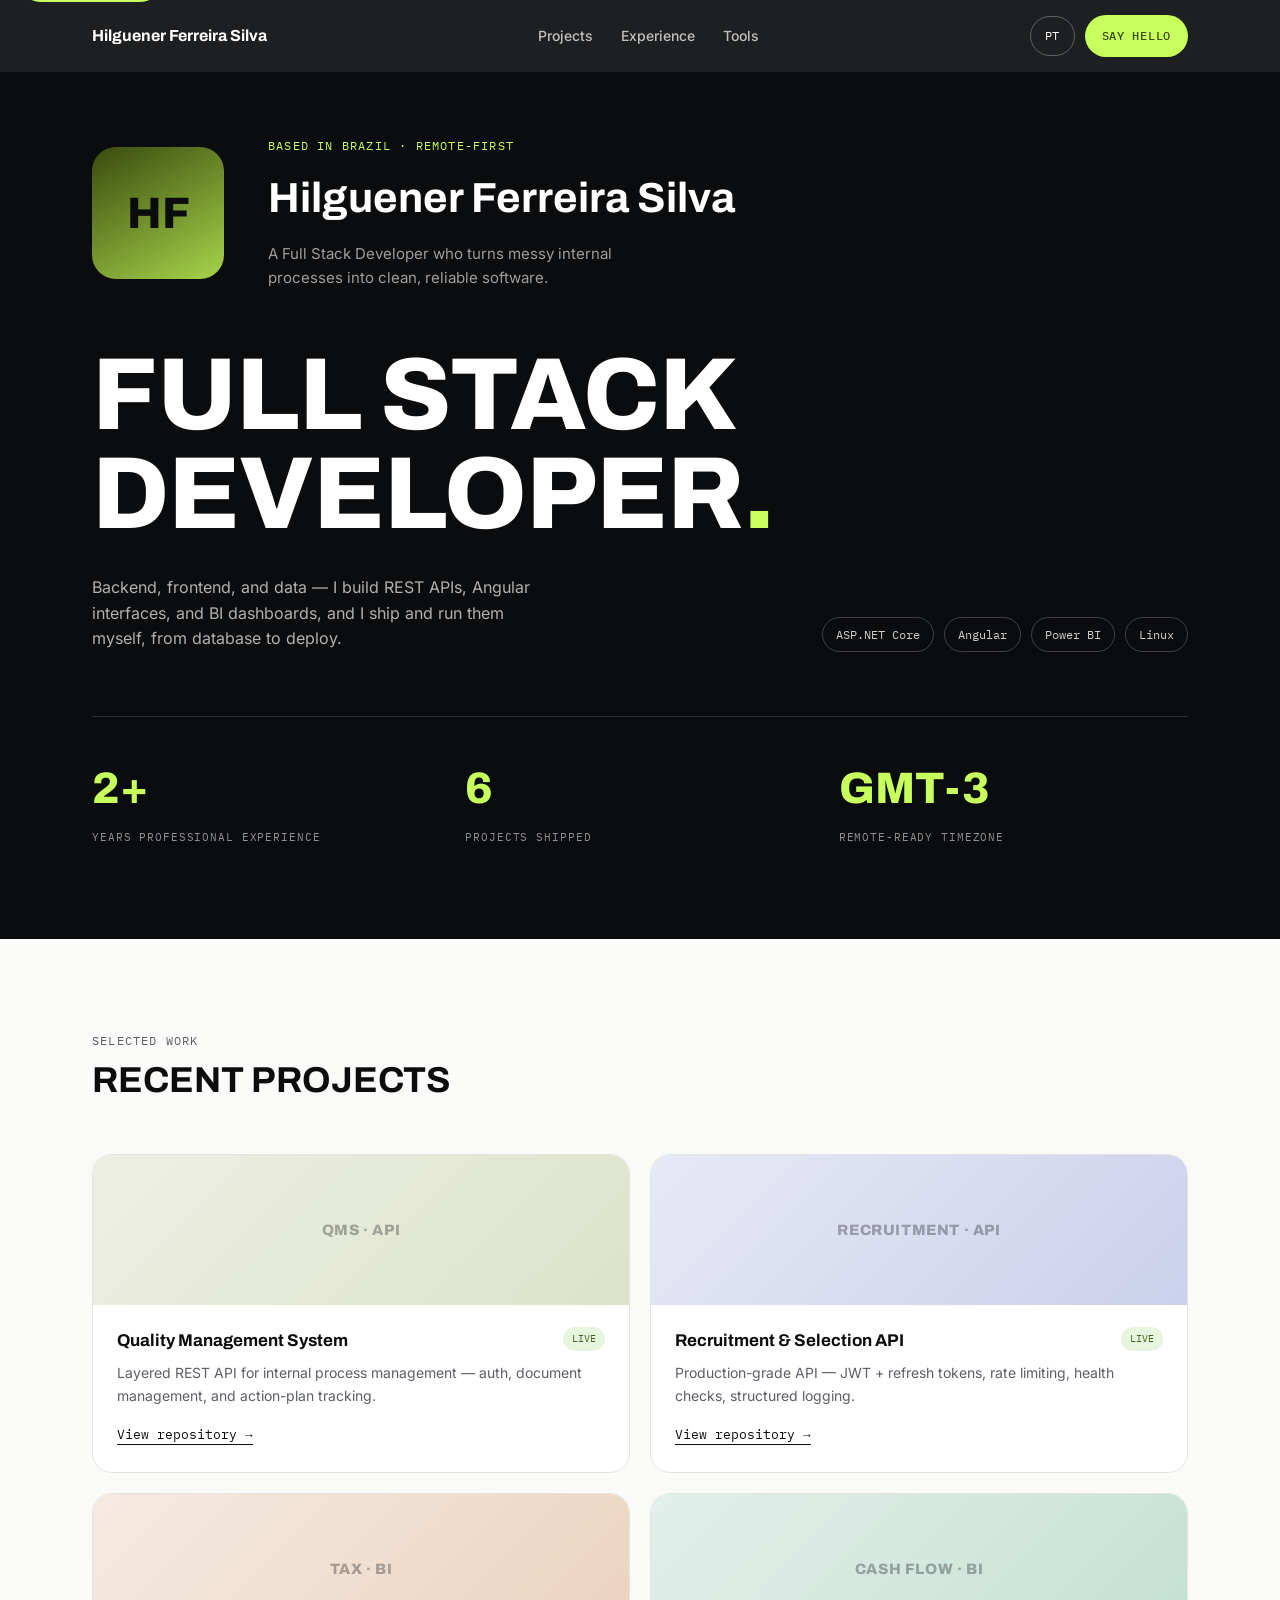
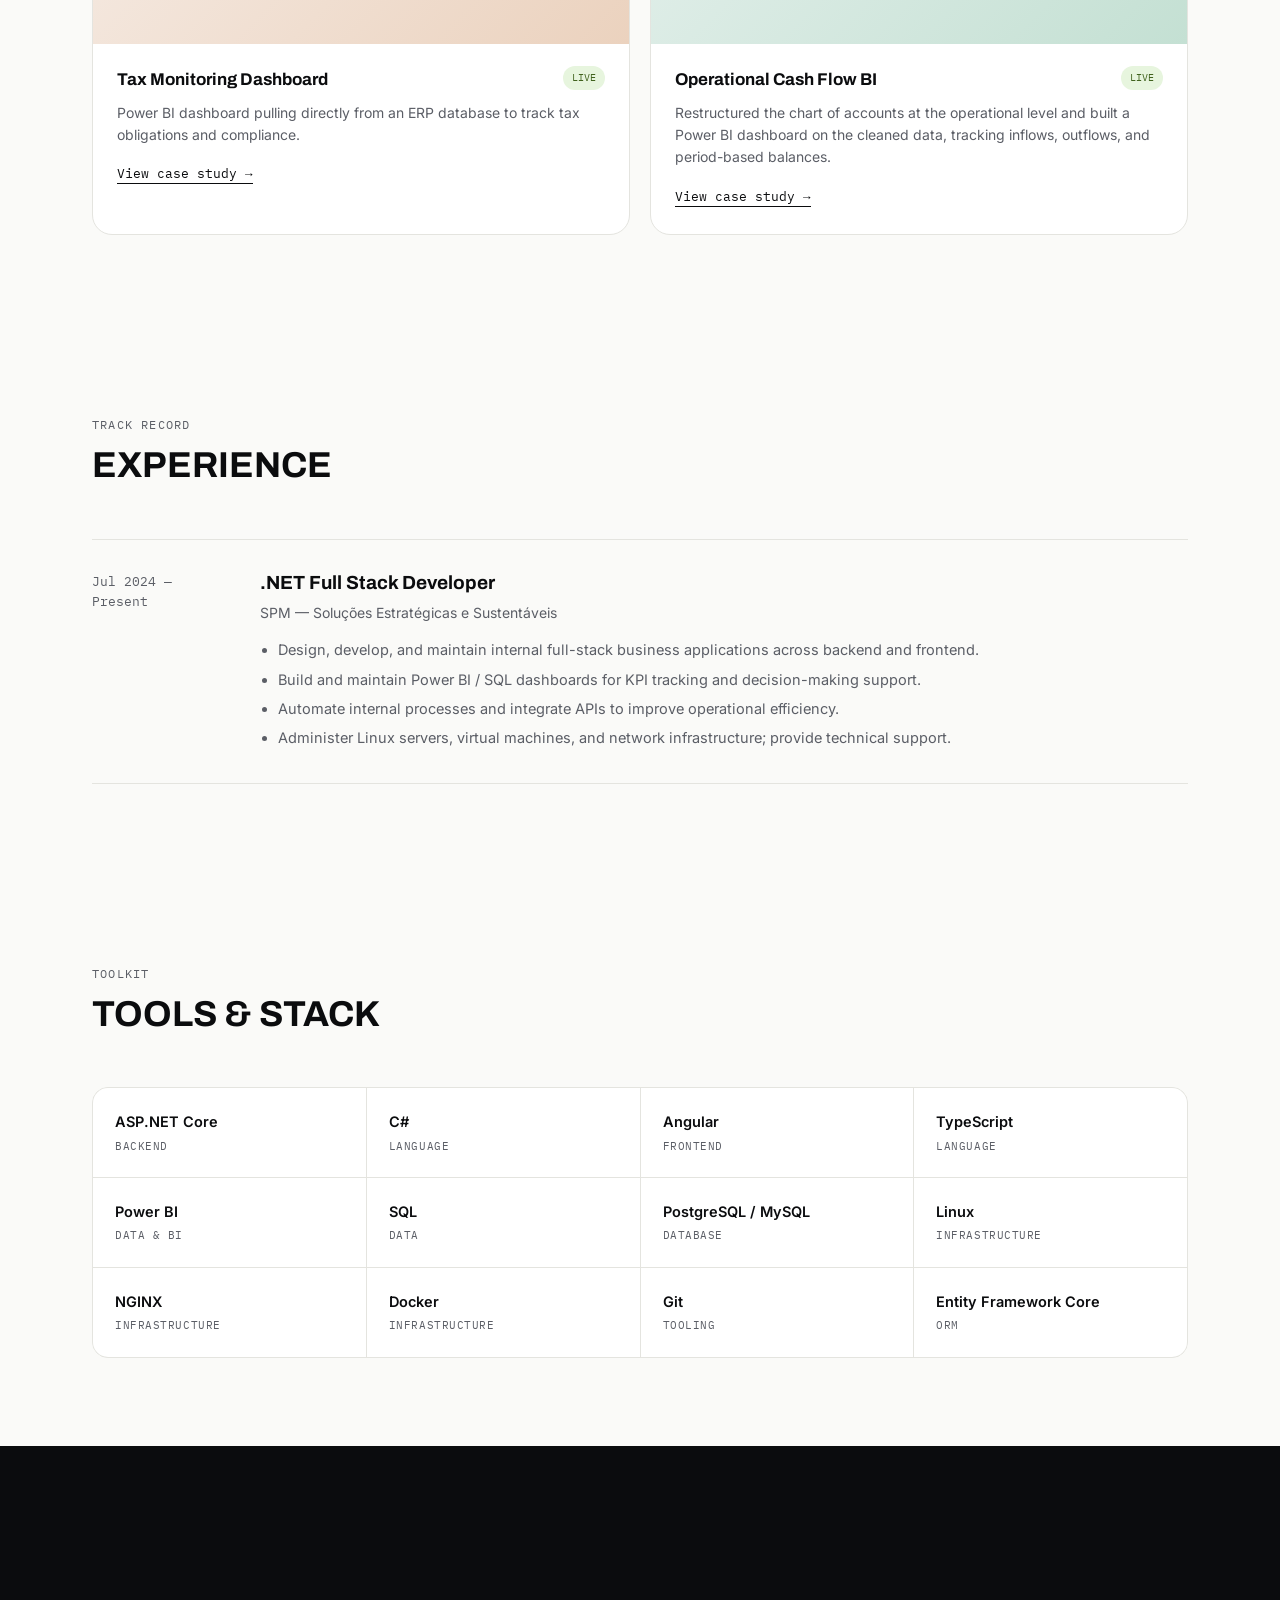
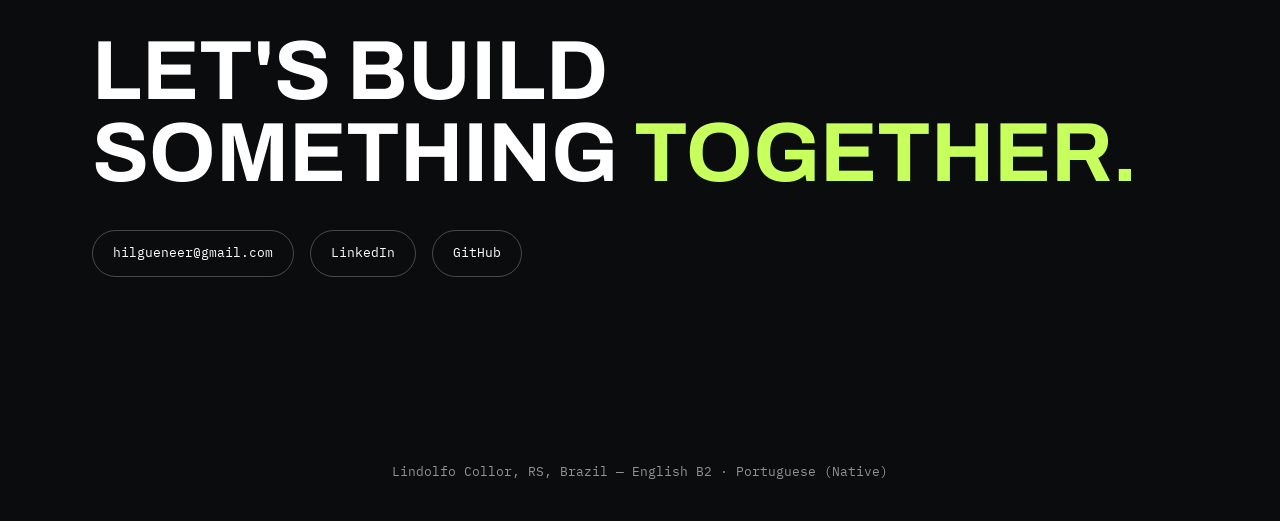
<file: index.html>
﻿<!DOCTYPE html>
<html lang="en">
<head>
  <meta charset="UTF-8" />
  <meta name="viewport" content="width=device-width, initial-scale=1.0" />
  <meta name="description" content="Portfolio of Hilguener Ferreira Silva, a full stack developer focused on .NET, Angular, Power BI, and business applications." />
  <title>Hilguener Ferreira Silva — Full Stack Developer</title>

  <link rel="canonical" href="https://hilguener.dev/" />
  <meta name="theme-color" content="#0b0c0e" />
  <link rel="icon" href="favicon.svg" type="image/svg+xml" />

  <meta property="og:type" content="website" />
  <meta property="og:title" content="Hilguener Ferreira Silva — Full Stack Developer" />
  <meta property="og:description" content="Portfolio of Hilguener Ferreira Silva, a full stack developer focused on .NET, Angular, Power BI, and business applications." />
  <meta property="og:url" content="https://hilguener.dev/" />
  <meta name="twitter:card" content="summary" />
  <meta name="twitter:title" content="Hilguener Ferreira Silva — Full Stack Developer" />
  <meta name="twitter:description" content="Portfolio of Hilguener Ferreira Silva, a full stack developer focused on .NET, Angular, Power BI, and business applications." />

  <link rel="stylesheet" href="fonts/fonts.css" />
  <link rel="stylesheet" href="styles.css" />
  <script defer src="script.js"></script>

  <script type="application/ld+json">
  {
    "@context": "https://schema.org",
    "@type": "Person",
    "name": "Hilguener Ferreira Silva",
    "jobTitle": "Full Stack Developer",
    "url": "https://hilguener.dev/",
    "email": "mailto:hilgueneer@gmail.com",
    "address": {
      "@type": "PostalAddress",
      "addressLocality": "Lindolfo Collor",
      "addressRegion": "RS",
      "addressCountry": "BR"
    },
    "sameAs": [
      "https://www.linkedin.com/in/hilguener-silva/",
      "https://github.com/Hilguener"
    ]
  }
  </script>
</head>
<body data-page="home">
  <a class="skip-link" href="#main-content">Skip to content</a>

  <nav class="site-nav" aria-label="Primary">
    <div class="wrap">
      <span class="nav-name">Hilguener Ferreira Silva</span>
      <button id="navToggle" class="nav-toggle" type="button" aria-expanded="false" aria-controls="navLinks">
        <span class="sr-only">Menu</span>
        <span class="nav-toggle-bars" aria-hidden="true"></span>
      </button>
      <ul class="nav-links" id="navLinks">
        <li><a href="#projects" data-i18n="navProjects">Projects</a></li>
        <li><a href="#experience" data-i18n="navExperience">Experience</a></li>
        <li><a href="#tools" data-i18n="navTools">Tools</a></li>
      </ul>
      <div class="nav-actions">
        <button id="langToggle" class="lang-btn" type="button" aria-label="Switch to Portuguese">PT</button>
        <a class="nav-btn" href="mailto:hilgueneer@gmail.com" data-i18n="navBtn">Say Hello</a>
      </div>
    </div>
  </nav>

  <main id="main-content">
    <header class="hero">
      <div class="wrap">
        <div class="hero-top">
          <div class="avatar" aria-hidden="true">HF</div>
          <div class="hero-id">
            <span class="eyebrow" data-i18n="heroEyebrow">Based in Brazil · Remote-first</span>
            <h1>Hilguener Ferreira Silva</h1>
            <p data-i18n="heroBio">A Full Stack Developer who turns messy internal processes into clean, reliable software.</p>
          </div>
        </div>

        <h2 class="headline" data-i18n="headline" data-i18n-html>Full Stack<br>Developer<span class="accent-word">.</span></h2>

        <div class="hero-sub">
          <p data-i18n="heroSub">Backend, frontend, and data — I build REST APIs, Angular interfaces, and BI dashboards, and I ship and run them myself, from database to deploy.</p>
          <div class="hero-tags" aria-label="Core technologies">
            <span>ASP.NET Core</span>
            <span>Angular</span>
            <span>Power BI</span>
            <span>Linux</span>
          </div>
        </div>

        <div class="stats-row">
          <div class="stat"><b>2+</b><span data-i18n="stat1Label">Years Professional Experience</span></div>
          <div class="stat"><b>6</b><span data-i18n="stat2Label">Projects Shipped</span></div>
          <div class="stat"><b>GMT-3</b><span data-i18n="stat3Label">Remote-Ready Timezone</span></div>
        </div>
      </div>
    </header>

    <section id="projects" aria-labelledby="projects-heading">
      <div class="wrap">
        <div class="section-head">
          <div>
            <span class="tag" data-i18n="projectsTag">Selected Work</span>
            <h2 id="projects-heading" data-i18n="projectsHeading">Recent Projects</h2>
          </div>
        </div>
        <div class="project-grid">
          <article class="project-card">
            <div class="project-thumb thumb-1">QMS · API</div>
            <div class="project-body">
              <div class="project-top">
                <h3 data-i18n="proj1Title">Quality Management System</h3>
                <span class="status live" data-i18n="statusLive">Live</span>
              </div>
              <p data-i18n="proj1Desc">Layered REST API for internal process management — auth, document management, and action-plan tracking.</p>
              <a class="link" href="https://github.com/Hilguener/sgq-api" target="_blank" rel="noopener noreferrer" data-i18n="linkRepo">View repository →</a>
            </div>
          </article>

          <article class="project-card">
            <div class="project-thumb thumb-2">Recruitment · API</div>
            <div class="project-body">
              <div class="project-top">
                <h3 data-i18n="proj2Title">Recruitment &amp; Selection API</h3>
                <span class="status live" data-i18n="statusLive">Live</span>
              </div>
              <p data-i18n="proj2Desc">Production-grade API — JWT + refresh tokens, rate limiting, health checks, structured logging.</p>
              <a class="link" href="https://github.com/Hilguener/RecrutamentoAPI" target="_blank" rel="noopener noreferrer" data-i18n="linkRepo">View repository →</a>
            </div>
          </article>

          <article class="project-card">
            <div class="project-thumb thumb-3">Tax · BI</div>
            <div class="project-body">
              <div class="project-top">
                <h3 data-i18n="proj3Title">Tax Monitoring Dashboard</h3>
                <span class="status live" data-i18n="statusLive">Live</span>
              </div>
              <p data-i18n="proj3Desc">Power BI dashboard pulling directly from an ERP database to track tax obligations and compliance.</p>
              <a class="link" href="case-studies.html" data-i18n="linkCase">View case study →</a>
            </div>
          </article>

          <article class="project-card">
            <div class="project-thumb thumb-4">Cash Flow · BI</div>
            <div class="project-body">
              <div class="project-top">
                <h3 data-i18n="proj4Title">Operational Cash Flow BI</h3>
                <span class="status live" data-i18n="statusLive">Live</span>
              </div>
              <p data-i18n="proj4DescLive">Restructured the chart of accounts at the operational level and built a Power BI dashboard on the cleaned data, tracking inflows, outflows, and period-based balances.</p>
              <a class="link" href="case-studies.html" data-i18n="linkCase">View case study →</a>
            </div>
          </article>
        </div>
      </div>
    </section>

    <section id="experience" aria-labelledby="experience-heading">
      <div class="wrap">
        <div class="section-head">
          <div>
            <span class="tag" data-i18n="expTag">Track Record</span>
            <h2 id="experience-heading" data-i18n="expHeading">Experience</h2>
          </div>
        </div>

        <div class="timeline-item">
          <div class="dates" data-i18n="expDates">Jul 2024 — Present</div>
          <div>
            <h3 data-i18n="expRole">.NET Full Stack Developer</h3>
            <div class="company">SPM — Soluções Estratégicas e Sustentáveis</div>
            <ul>
              <li data-i18n="expLi1">Design, develop, and maintain internal full-stack business applications across backend and frontend.</li>
              <li data-i18n="expLi2">Build and maintain Power BI / SQL dashboards for KPI tracking and decision-making support.</li>
              <li data-i18n="expLi3">Automate internal processes and integrate APIs to improve operational efficiency.</li>
              <li data-i18n="expLi4">Administer Linux servers, virtual machines, and network infrastructure; provide technical support.</li>
            </ul>
          </div>
        </div>
      </div>
    </section>

    <section id="tools" aria-labelledby="tools-heading">
      <div class="wrap">
        <div class="section-head">
          <div>
            <span class="tag" data-i18n="toolsTag">Toolkit</span>
            <h2 id="tools-heading" data-i18n="toolsHeading">Tools &amp; Stack</h2>
          </div>
        </div>
        <div class="tools-grid">
          <div class="tool"><b>ASP.NET Core</b><span data-i18n="catBackend">Backend</span></div>
          <div class="tool"><b>C#</b><span data-i18n="catLanguage">Language</span></div>
          <div class="tool"><b>Angular</b><span data-i18n="catFrontend">Frontend</span></div>
          <div class="tool"><b>TypeScript</b><span data-i18n="catLanguage">Language</span></div>
          <div class="tool"><b>Power BI</b><span data-i18n="catDataBI">Data &amp; BI</span></div>
          <div class="tool"><b>SQL</b><span data-i18n="catData">Data</span></div>
          <div class="tool"><b>PostgreSQL / MySQL</b><span data-i18n="catDatabase">Database</span></div>
          <div class="tool"><b>Linux</b><span data-i18n="catInfra">Infrastructure</span></div>
          <div class="tool"><b>NGINX</b><span data-i18n="catInfra">Infrastructure</span></div>
          <div class="tool"><b>Docker</b><span data-i18n="catInfra">Infrastructure</span></div>
          <div class="tool"><b>Git</b><span data-i18n="catTooling">Tooling</span></div>
          <div class="tool"><b>Entity Framework Core</b><span data-i18n="catOrm">ORM</span></div>
        </div>
      </div>
    </section>

    <section class="contact" id="contact" aria-labelledby="contact-heading">
      <div class="wrap">
        <h2 id="contact-heading" data-i18n="contactHeading" data-i18n-html>Let's build<br>something<span class="accent-word"> together.</span></h2>
        <div class="contact-links">
          <a href="mailto:hilgueneer@gmail.com">hilgueneer@gmail.com</a>
          <a href="https://www.linkedin.com/in/hilguener-silva/" target="_blank" rel="noopener noreferrer">LinkedIn</a>
          <a href="https://github.com/Hilguener" target="_blank" rel="noopener noreferrer">GitHub</a>
        </div>
      </div>
    </section>
  </main>

  <footer>
    <span data-i18n="footerText">Lindolfo Collor, RS, Brazil — English B2 · Portuguese (Native)</span>
  </footer>
</body>
</html>
</file>
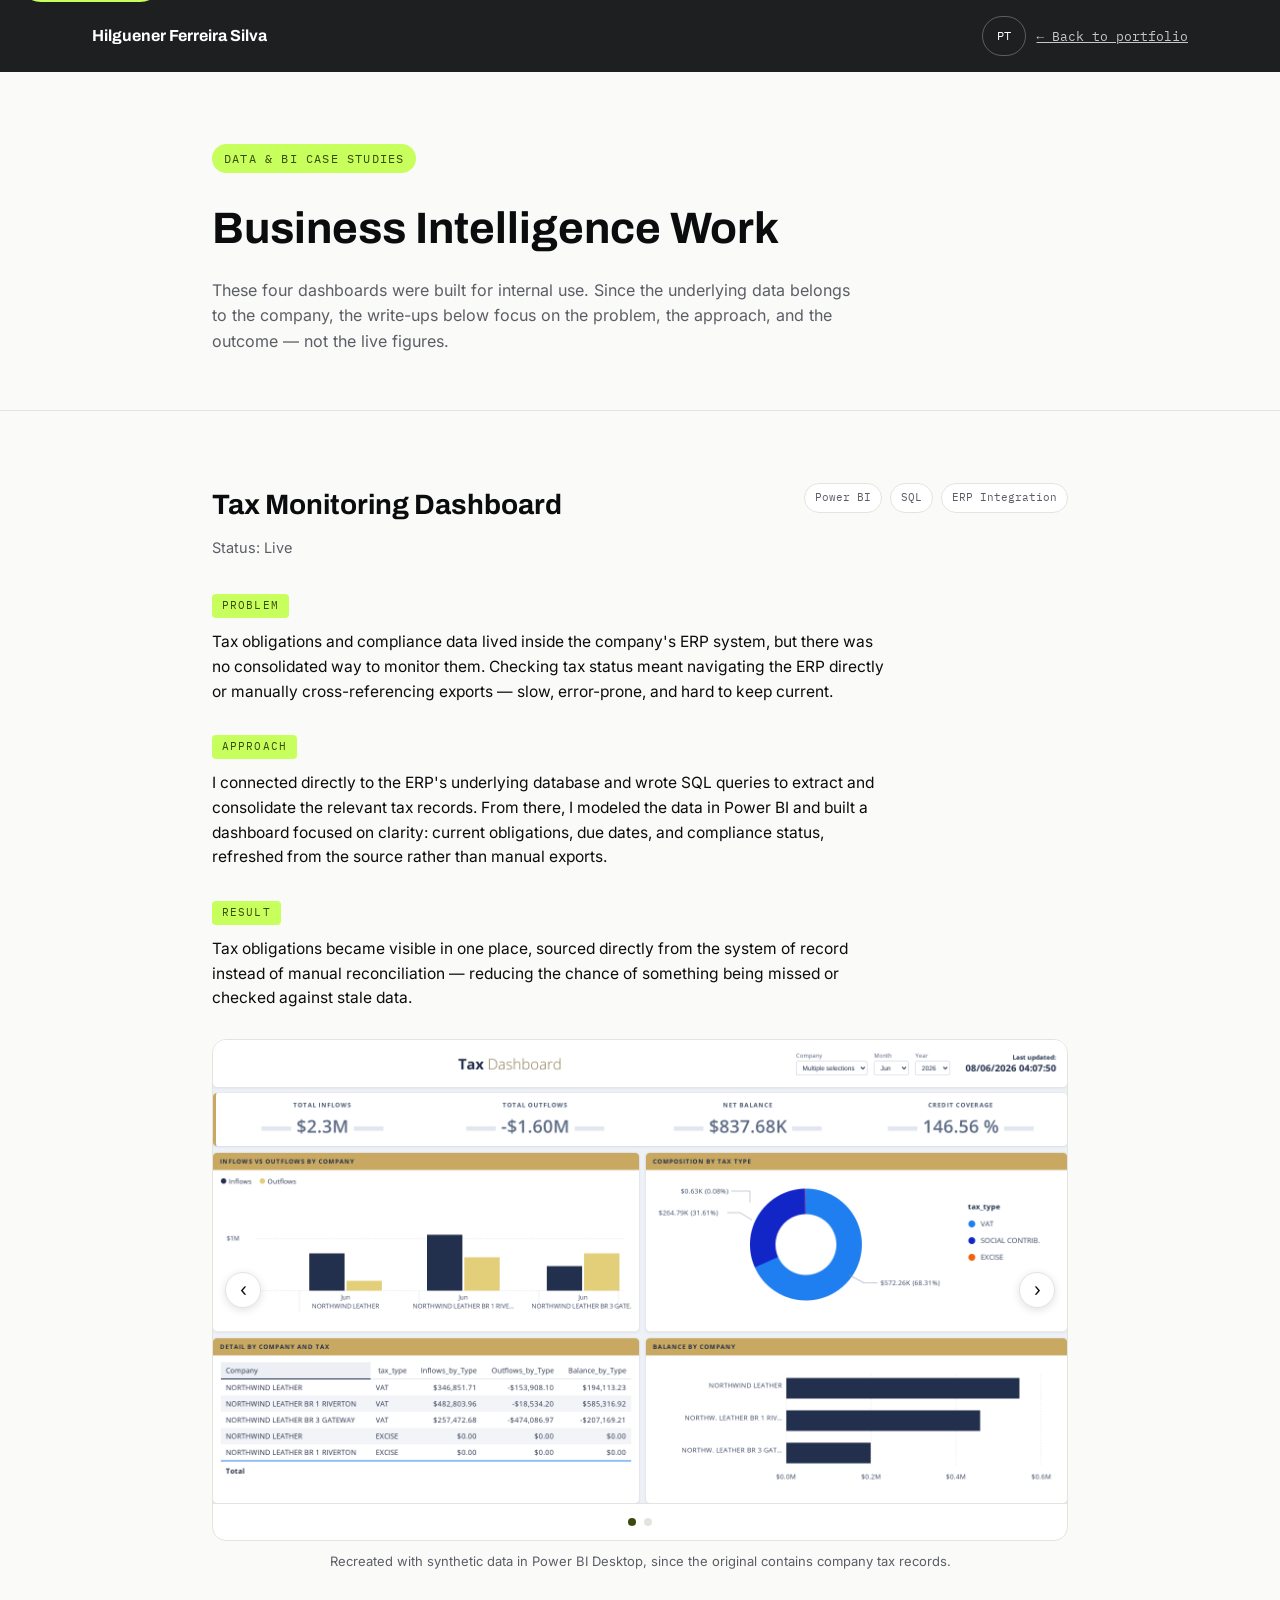
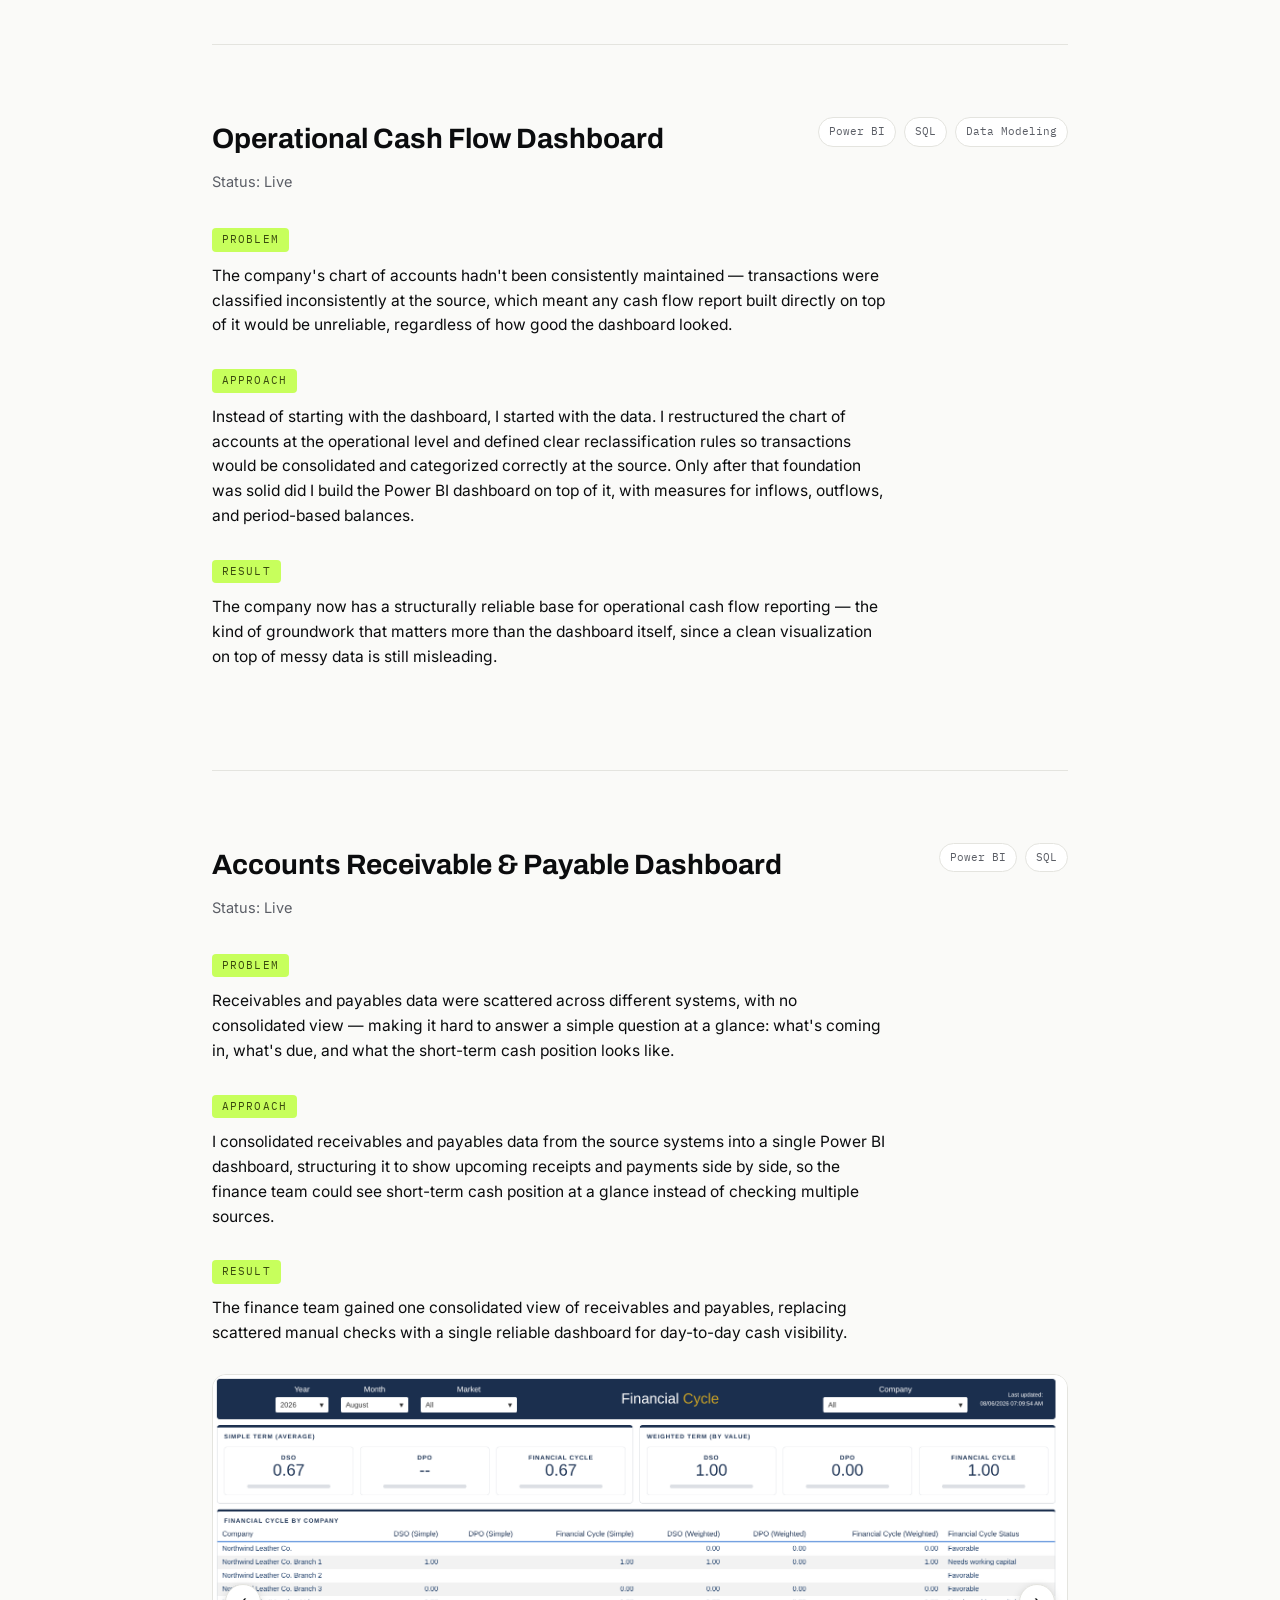
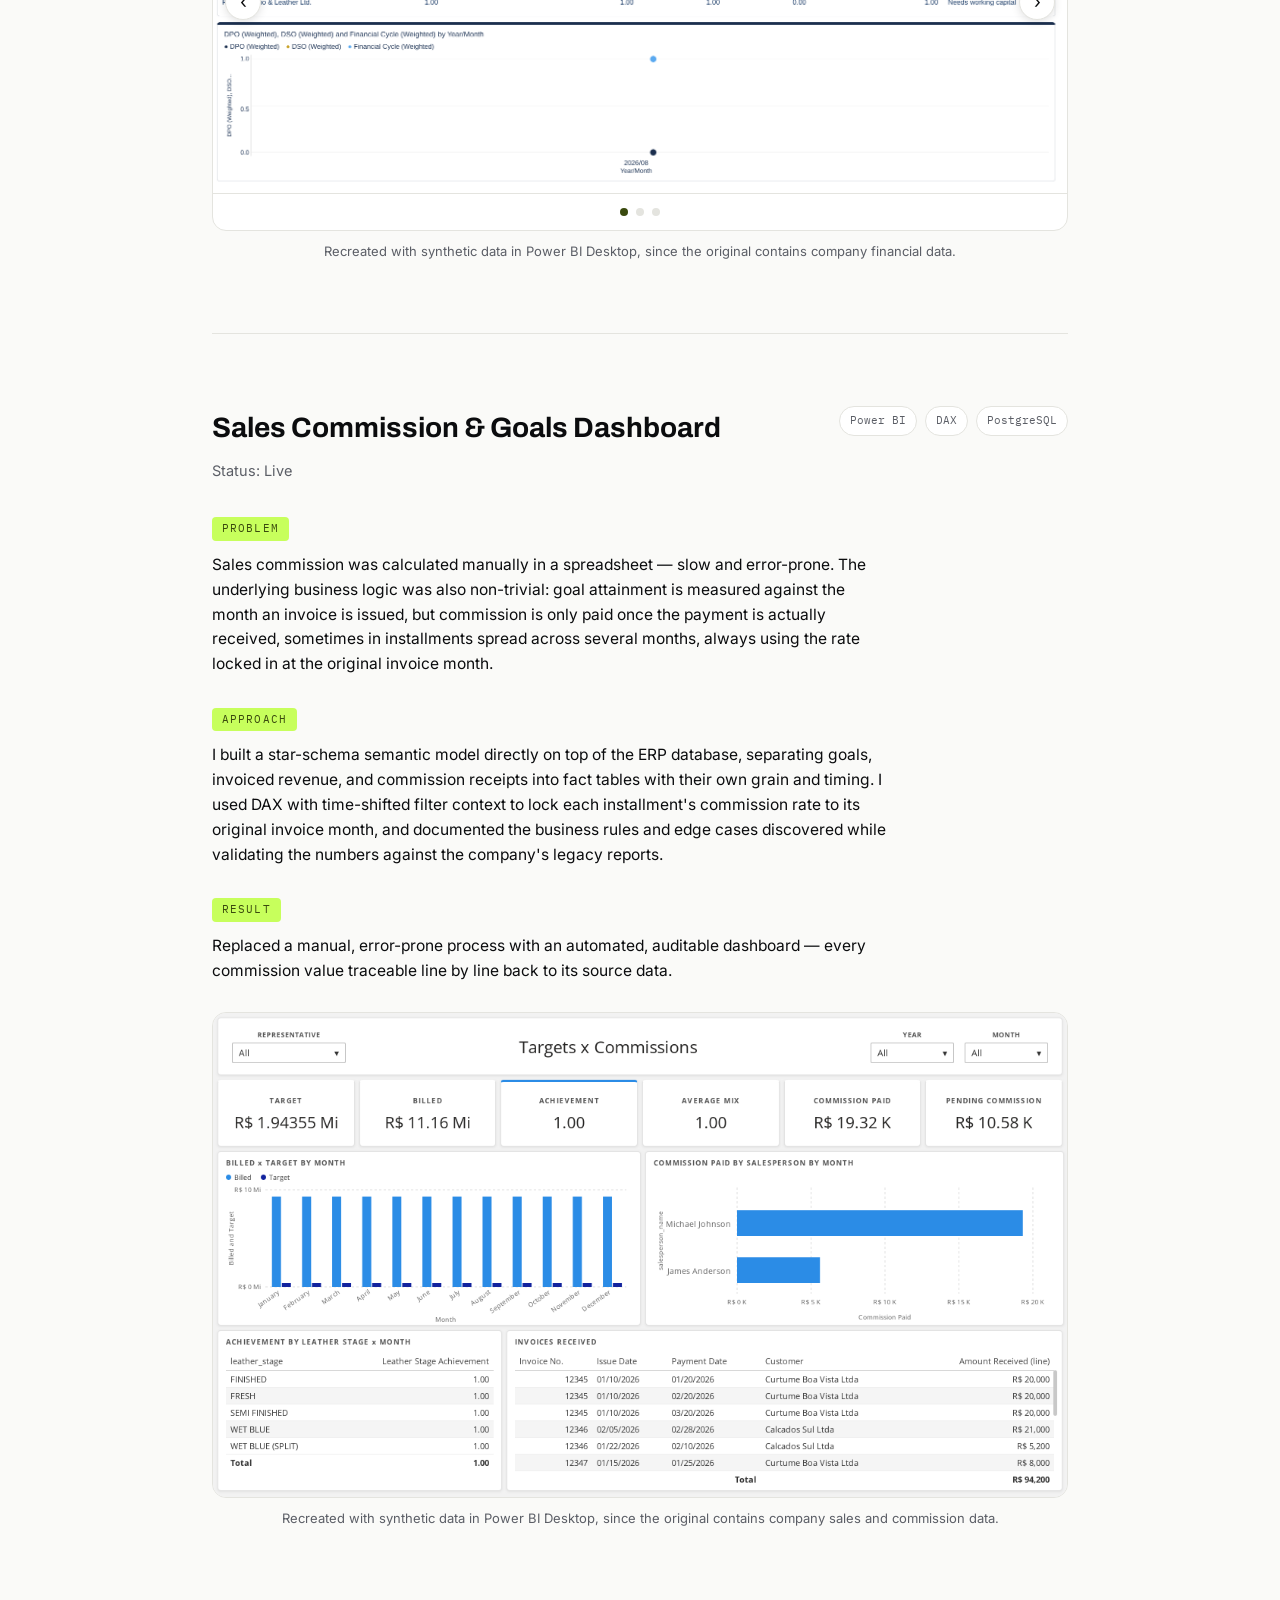
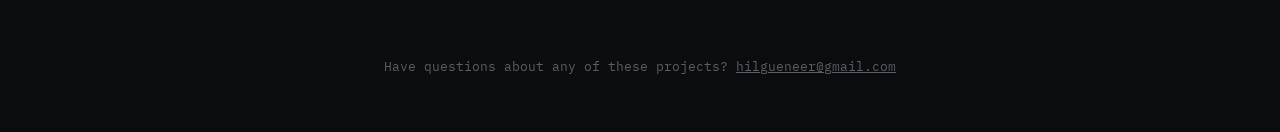
<file: case-studies.html>
<!DOCTYPE html>
<html lang="en">
<head>
  <meta charset="UTF-8" />
  <meta name="viewport" content="width=device-width, initial-scale=1.0" />
  <meta name="description" content="Case studies of BI and data engineering work by Hilguener Ferreira Silva." />
  <title>Case Studies — Hilguener Ferreira Silva</title>

  <link rel="canonical" href="https://hilguener.dev/case-studies.html" />
  <meta name="theme-color" content="#0b0c0e" />
  <link rel="icon" href="favicon.svg" type="image/svg+xml" />

  <meta property="og:type" content="website" />
  <meta property="og:title" content="Case Studies — Hilguener Ferreira Silva" />
  <meta property="og:description" content="Case studies of BI and data engineering work by Hilguener Ferreira Silva." />
  <meta property="og:url" content="https://hilguener.dev/case-studies.html" />
  <meta name="twitter:card" content="summary" />
  <meta name="twitter:title" content="Case Studies — Hilguener Ferreira Silva" />
  <meta name="twitter:description" content="Case studies of BI and data engineering work by Hilguener Ferreira Silva." />

  <link rel="stylesheet" href="fonts/fonts.css" />
  <link rel="stylesheet" href="styles.css" />
  <script defer src="script.js"></script>
</head>

<body class="case-study-page" data-page="case-studies">
  <a class="skip-link" href="#main-content">Skip to content</a>

  <nav class="site-nav" aria-label="Primary">
    <div class="wrap">
      <span class="nav-name">Hilguener Ferreira Silva</span>
      <div class="nav-actions">
        <button id="langToggle" class="lang-btn" type="button" aria-label="Switch to Portuguese">PT</button>
        <a class="back-link" href="index.html" data-i18n="backLink">← Back to portfolio</a>
      </div>
    </div>
  </nav>

  <main id="main-content">
    <header class="page-head">
      <div class="wrap">
        <span class="eyebrow" data-i18n="eyebrow">Data &amp; BI Case Studies</span>
        <h1 data-i18n="pageTitle">Business Intelligence Work</h1>
        <p data-i18n="pageIntro">These four dashboards were built for internal use. Since the underlying data belongs to the company, the write-ups below focus on the problem, the approach, and the outcome — not the live figures.</p>
      </div>
    </header>

    <section class="wrap">

      <article class="case">
        <div class="case-top">
          <h2 data-i18n="case1Title">Tax Monitoring Dashboard</h2>
          <div class="case-tags"><span>Power BI</span><span>SQL</span><span>ERP Integration</span></div>
        </div>
        <p class="case-sub" data-i18n="caseStatusLive">Status: Live</p>

        <div class="block">
          <span class="label" data-i18n="labelProblem">Problem</span>
          <p data-i18n="case1Problem">Tax obligations and compliance data lived inside the company's ERP system, but there was no consolidated way to monitor them. Checking tax status meant navigating the ERP directly or manually cross-referencing exports — slow, error-prone, and hard to keep current.</p>
        </div>

        <div class="block">
          <span class="label" data-i18n="labelApproach">Approach</span>
          <p data-i18n="case1Approach">I connected directly to the ERP's underlying database and wrote SQL queries to extract and consolidate the relevant tax records. From there, I modeled the data in Power BI and built a dashboard focused on clarity: current obligations, due dates, and compliance status, refreshed from the source rather than manual exports.</p>
        </div>

        <div class="block">
          <span class="label" data-i18n="labelResult">Result</span>
          <p data-i18n="case1Result">Tax obligations became visible in one place, sourced directly from the system of record instead of manual reconciliation — reducing the chance of something being missed or checked against stale data.</p>
        </div>

        <figure class="case-screenshot">
          <div class="case-carousel" data-carousel>
            <div class="case-carousel-viewport">
              <img class="case-carousel-slide is-active" src="img/p4-en.png" alt="Tax dashboard overview: total inflows, outflows, net balance, and credit coverage, with inflows vs. outflows and tax composition by type" loading="lazy" />
              <img class="case-carousel-slide" src="img/p5-en.png" alt="Tax credits detail: VAT, VAT transfer, excise, and social contributions, with refund request tracking and VAT by supplier" loading="lazy" />
            </div>
            <button type="button" class="case-carousel-arrow case-carousel-prev" aria-label="Previous screenshot">‹</button>
            <button type="button" class="case-carousel-arrow case-carousel-next" aria-label="Next screenshot">›</button>
            <div class="case-carousel-dots" role="tablist" aria-label="Screenshot navigation">
              <button type="button" class="case-carousel-dot is-active" data-index="0" aria-label="Show screenshot 1"></button>
              <button type="button" class="case-carousel-dot" data-index="1" aria-label="Show screenshot 2"></button>
            </div>
          </div>
          <figcaption data-i18n="case1PlaceholderDesc">Recreated with synthetic data in Power BI Desktop, since the original contains company tax records.</figcaption>
        </figure>
      </article>

      <article class="case">
        <div class="case-top">
          <h2 data-i18n="case2Title">Operational Cash Flow Dashboard</h2>
          <div class="case-tags"><span>Power BI</span><span>SQL</span><span>Data Modeling</span></div>
        </div>
        <p class="case-sub" data-i18n="caseStatusLive">Status: Live</p>

        <div class="block">
          <span class="label" data-i18n="labelProblem">Problem</span>
          <p data-i18n="case2Problem">The company's chart of accounts hadn't been consistently maintained — transactions were classified inconsistently at the source, which meant any cash flow report built directly on top of it would be unreliable, regardless of how good the dashboard looked.</p>
        </div>

        <div class="block">
          <span class="label" data-i18n="labelApproach">Approach</span>
          <p data-i18n="case2Approach">Instead of starting with the dashboard, I started with the data. I restructured the chart of accounts at the operational level and defined clear reclassification rules so transactions would be consolidated and categorized correctly at the source. Only after that foundation was solid did I build the Power BI dashboard on top of it, with measures for inflows, outflows, and period-based balances.</p>
        </div>

        <div class="block">
          <span class="label" data-i18n="labelResult">Result</span>
          <p data-i18n="case2Result">The company now has a structurally reliable base for operational cash flow reporting — the kind of groundwork that matters more than the dashboard itself, since a clean visualization on top of messy data is still misleading.</p>
        </div>

      </article>

      <article class="case">
        <div class="case-top">
          <h2 data-i18n="case3Title">Accounts Receivable &amp; Payable Dashboard</h2>
          <div class="case-tags"><span>Power BI</span><span>SQL</span></div>
        </div>
        <p class="case-sub" data-i18n="caseStatusLive">Status: Live</p>

        <div class="block">
          <span class="label" data-i18n="labelProblem">Problem</span>
          <p data-i18n="case3Problem">Receivables and payables data were scattered across different systems, with no consolidated view — making it hard to answer a simple question at a glance: what's coming in, what's due, and what the short-term cash position looks like.</p>
        </div>

        <div class="block">
          <span class="label" data-i18n="labelApproach">Approach</span>
          <p data-i18n="case3Approach">I consolidated receivables and payables data from the source systems into a single Power BI dashboard, structuring it to show upcoming receipts and payments side by side, so the finance team could see short-term cash position at a glance instead of checking multiple sources.</p>
        </div>

        <div class="block">
          <span class="label" data-i18n="labelResult">Result</span>
          <p data-i18n="case3Result">The finance team gained one consolidated view of receivables and payables, replacing scattered manual checks with a single reliable dashboard for day-to-day cash visibility.</p>
        </div>

        <figure class="case-screenshot">
          <div class="case-carousel" data-carousel>
            <div class="case-carousel-viewport">
              <img class="case-carousel-slide is-active" src="img/p1-en.png" alt="Financial Cycle overview: DSO, DPO, and financial cycle by company, with a trend chart by month" loading="lazy" />
              <img class="case-carousel-slide" src="img/p2-en.png" alt="Accounts receivable and payable summary by company and by customer/supplier, with terms granted and realized" loading="lazy" />
              <img class="case-carousel-slide" src="img/p3-en.png" alt="Invoice-level detail with issue date, due date, payment date, amounts, and overdue days" loading="lazy" />
            </div>
            <button type="button" class="case-carousel-arrow case-carousel-prev" aria-label="Previous screenshot">‹</button>
            <button type="button" class="case-carousel-arrow case-carousel-next" aria-label="Next screenshot">›</button>
            <div class="case-carousel-dots" role="tablist" aria-label="Screenshot navigation">
              <button type="button" class="case-carousel-dot is-active" data-index="0" aria-label="Show screenshot 1"></button>
              <button type="button" class="case-carousel-dot" data-index="1" aria-label="Show screenshot 2"></button>
              <button type="button" class="case-carousel-dot" data-index="2" aria-label="Show screenshot 3"></button>
            </div>
          </div>
          <figcaption data-i18n="case3PlaceholderDesc">Recreated with synthetic data in Power BI Desktop, since the original contains company financial data.</figcaption>
        </figure>
      </article>

      <article class="case">
        <div class="case-top">
          <h2 data-i18n="case4Title">Sales Commission &amp; Goals Dashboard</h2>
          <div class="case-tags"><span>Power BI</span><span>DAX</span><span>PostgreSQL</span></div>
        </div>
        <p class="case-sub" data-i18n="caseStatusLive">Status: Live</p>

        <div class="block">
          <span class="label" data-i18n="labelProblem">Problem</span>
          <p data-i18n="case4Problem">Sales commission was calculated manually in a spreadsheet — slow and error-prone. The underlying business logic was also non-trivial: goal attainment is measured against the month an invoice is issued, but commission is only paid once the payment is actually received, sometimes in installments spread across several months, always using the rate locked in at the original invoice month.</p>
        </div>

        <div class="block">
          <span class="label" data-i18n="labelApproach">Approach</span>
          <p data-i18n="case4Approach">I built a star-schema semantic model directly on top of the ERP database, separating goals, invoiced revenue, and commission receipts into fact tables with their own grain and timing. I used DAX with time-shifted filter context to lock each installment's commission rate to its original invoice month, and documented the business rules and edge cases discovered while validating the numbers against the company's legacy reports.</p>
        </div>

        <div class="block">
          <span class="label" data-i18n="labelResult">Result</span>
          <p data-i18n="case4Result">Replaced a manual, error-prone process with an automated, auditable dashboard — every commission value traceable line by line back to its source data.</p>
        </div>

        <figure class="case-screenshot">
          <img src="img/metas.png" alt="Sales Commission & Goals dashboard in Power BI, showing target vs. billed amounts, achievement rate, and commission paid by salesperson" loading="lazy" />
          <figcaption data-i18n="case4PlaceholderDesc">Recreated with synthetic data in Power BI Desktop, since the original contains company sales and commission data.</figcaption>
        </figure>
      </article>

    </section>

    <footer class="case-study-footer">
      <span data-i18n="footerText">Have questions about any of these projects?</span> <a href="mailto:hilgueneer@gmail.com">hilgueneer@gmail.com</a>
    </footer>
  </main>
</body>
</html>
</file>
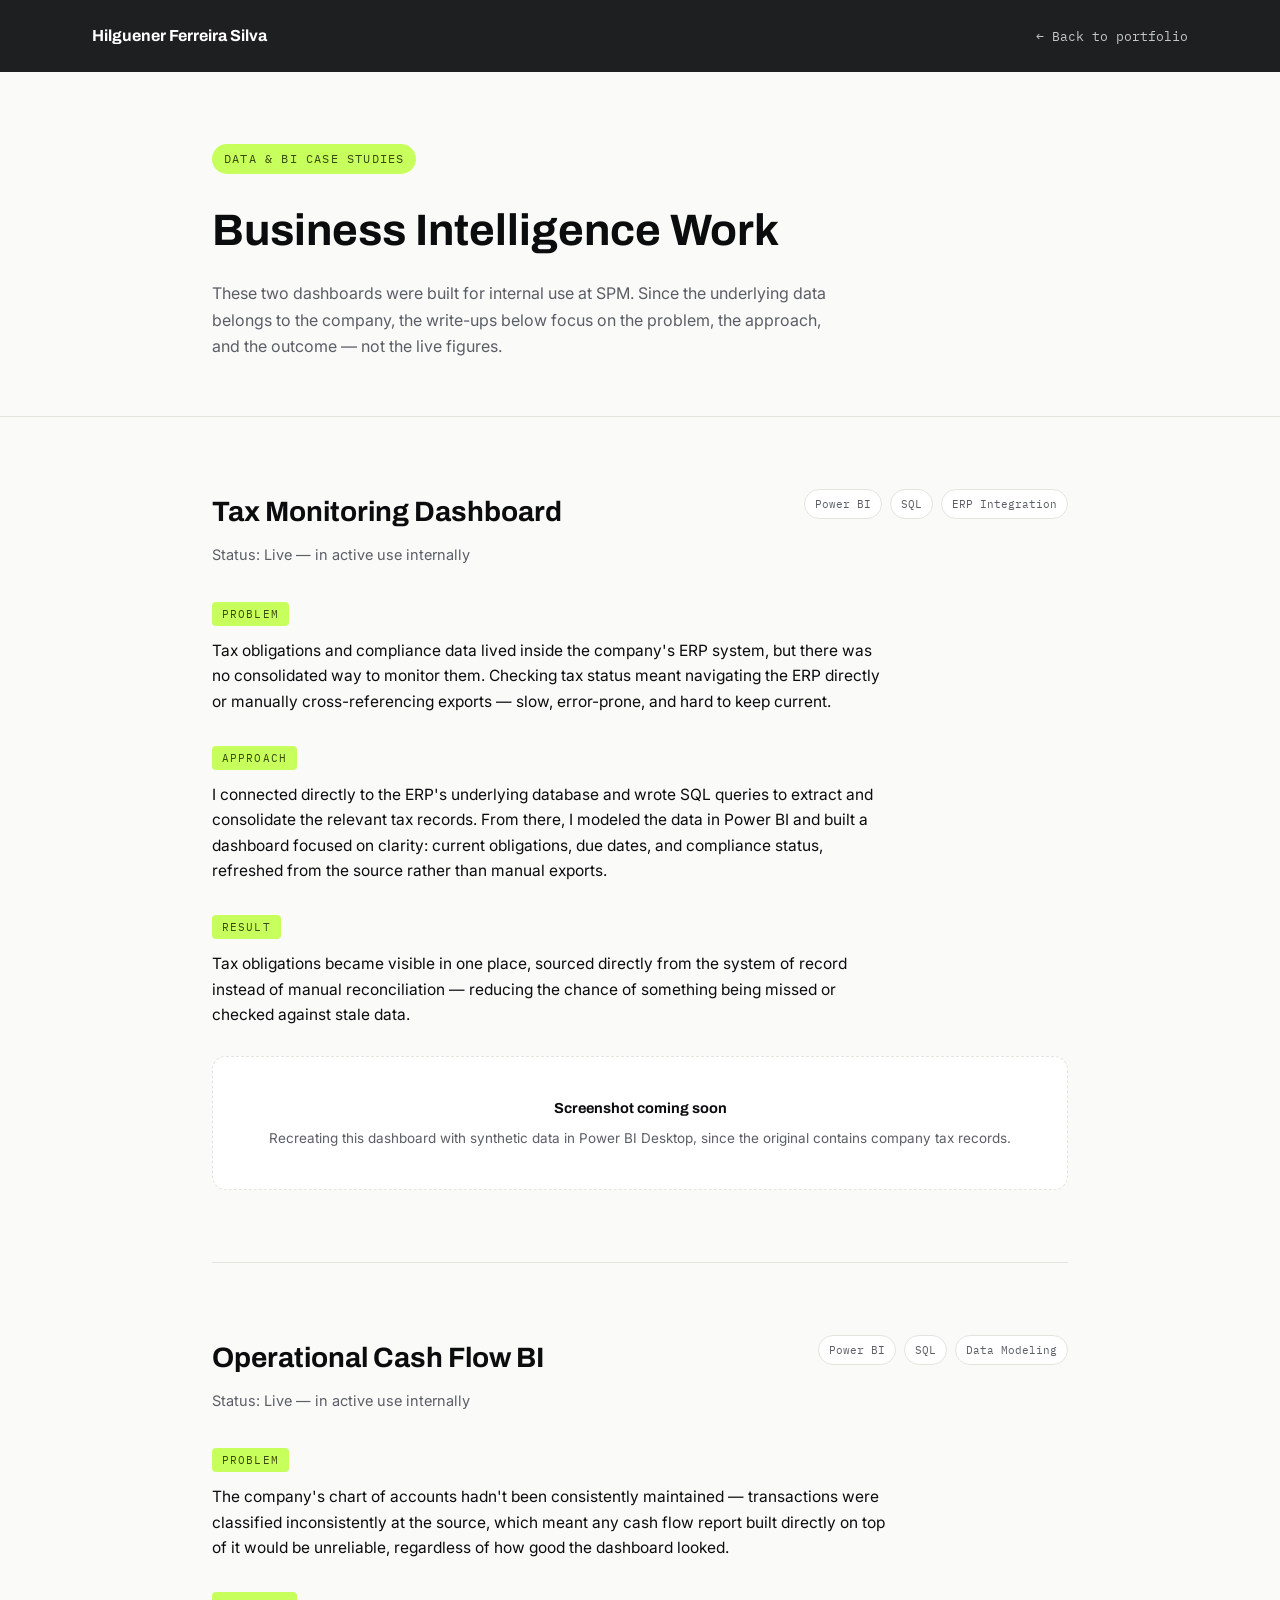
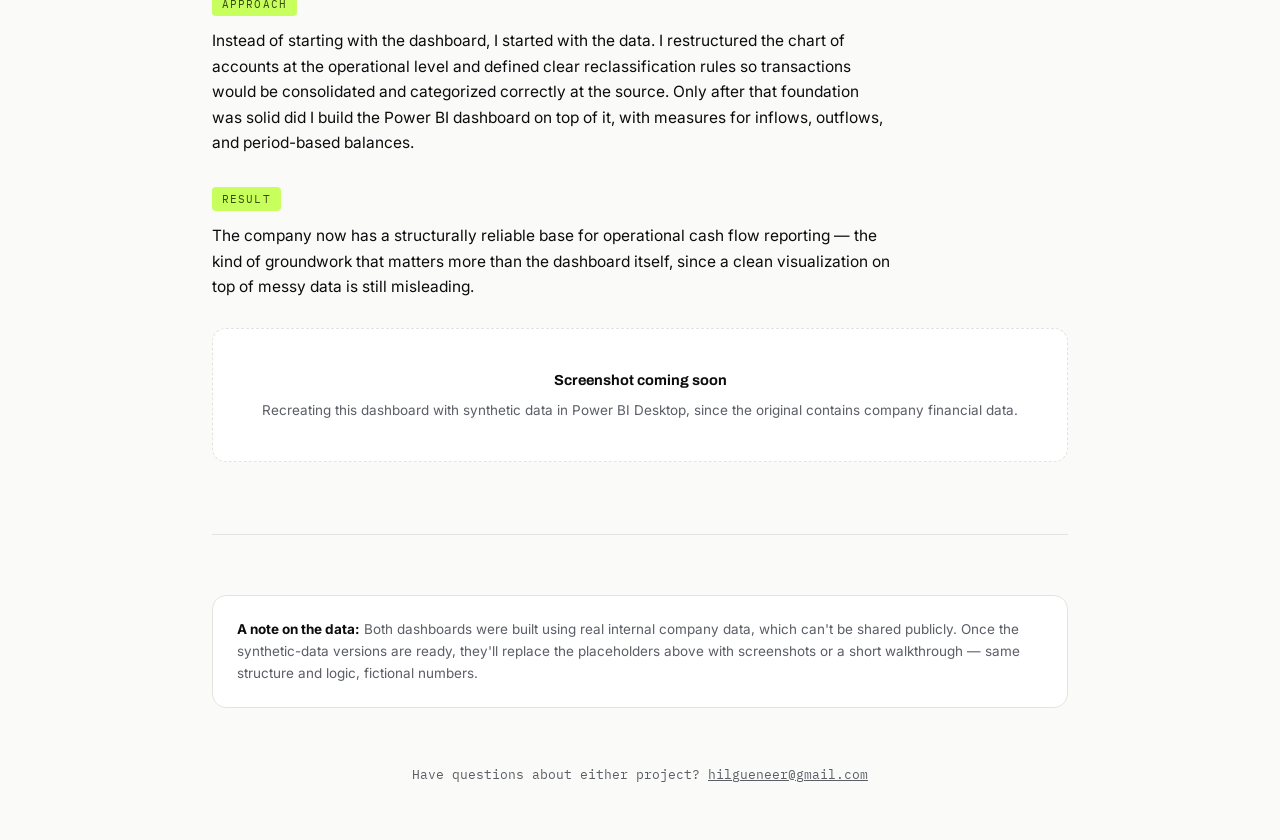
<file: case-study.html>
<!DOCTYPE html>
<html lang="en">
<head>
<meta charset="UTF-8" />
<meta name="viewport" content="width=device-width, initial-scale=1.0" />
<title>Case Studies — Hilguener Ferreira Silva</title>
<link rel="preconnect" href="https://fonts.googleapis.com">
<link rel="preconnect" href="https://fonts.gstatic.com" crossorigin>
<link href="https://fonts.googleapis.com/css2?family=Archivo:wght@500;600;700;800&family=Inter:wght@400;500;600&family=IBM+Plex+Mono:wght@400;500&display=swap" rel="stylesheet">
<style>
  :root{
    --ink:#0B0C0E;
    --ink-soft:#5B5E66;
    --paper:#FAFAF8;
    --line:#E4E4DF;
    --card:#FFFFFF;
    --accent:#C7FF5C;
    --accent-ink:#3A4A0E;
    --max:920px;
  }
  *{box-sizing:border-box;}
  body{margin:0; background:var(--paper); color:var(--ink); font-family:'Inter',sans-serif; line-height:1.65;}
  .mono{font-family:'IBM Plex Mono',monospace;}
  h1,h2,h3{font-family:'Archivo',sans-serif; margin:0;}
  a{color:inherit;}
  .wrap{max-width:var(--max); margin:0 auto; padding:0 32px;}

  nav{position:sticky; top:0; z-index:50; background:rgba(11,12,14,0.92); backdrop-filter:blur(8px);}
  nav .wrap{max-width:1160px; display:flex; align-items:center; justify-content:space-between; height:72px;}
  .nav-name{color:#fff; font-family:'Archivo'; font-weight:700; font-size:16px;}
  .back-link{
    font-family:'IBM Plex Mono'; font-size:12.5px; color:rgba(255,255,255,0.75); text-decoration:none;
    display:flex; align-items:center; gap:6px;
  }
  .back-link:hover{color:#fff;}

  header.page-head{padding:72px 0 56px; border-bottom:1px solid var(--line);}
  .eyebrow{
    font-family:'IBM Plex Mono'; font-size:12px; text-transform:uppercase; letter-spacing:0.1em;
    color:var(--accent-ink); background:var(--accent); display:inline-block; padding:5px 12px; border-radius:100px; margin-bottom:20px;
  }
  header.page-head h1{font-size:clamp(30px,5vw,44px); margin-bottom:14px;}
  header.page-head p{color:var(--ink-soft); font-size:16px; max-width:640px; margin:0;}

  .case{padding:72px 0; border-bottom:1px solid var(--line);}
  .case:last-child{border-bottom:none;}
  .case-top{display:flex; justify-content:space-between; align-items:flex-start; gap:20px; margin-bottom:8px; flex-wrap:wrap;}
  .case-top h2{font-size:clamp(22px,3vw,28px);}
  .case-tags{display:flex; gap:8px; flex-wrap:wrap;}
  .case-tags span{
    font-family:'IBM Plex Mono'; font-size:11px; background:var(--card); border:1px solid var(--line);
    color:var(--ink-soft); padding:5px 10px; border-radius:100px;
  }
  .case-sub{color:var(--ink-soft); font-size:14.5px; margin:6px 0 32px;}

  .block{margin-bottom:28px;}
  .block .label{
    font-family:'IBM Plex Mono'; font-size:11px; text-transform:uppercase; letter-spacing:0.1em;
    color:var(--accent-ink); background:var(--accent); display:inline-block; padding:3px 10px; border-radius:4px; margin-bottom:12px;
  }
  .block p{margin:0; font-size:15.5px; color:var(--ink); max-width:680px;}
  .block p + p{margin-top:10px;}

  .placeholder{
    border:1.5px dashed var(--line); border-radius:14px; padding:40px 24px; text-align:center;
    color:var(--ink-soft); font-size:13.5px; margin-top:8px; background:var(--card);
  }
  .placeholder b{display:block; color:var(--ink); font-size:14.5px; margin-bottom:6px; font-family:'Archivo';}

  .disclaimer{
    margin-top:60px; padding:22px 24px; border-radius:14px; background:var(--card); border:1px solid var(--line);
    font-size:13.5px; color:var(--ink-soft);
  }
  .disclaimer b{color:var(--ink);}

  footer{padding:56px 0; text-align:center; color:var(--ink-soft); font-family:'IBM Plex Mono'; font-size:12.5px;}
  footer a{text-decoration:underline;}

  @media (max-width:600px){
    header.page-head{padding:48px 0 40px;}
    .case{padding:48px 0;}
  }
</style>
</head>
<body>

<nav>
  <div class="wrap">
    <span class="nav-name">Hilguener Ferreira Silva</span>
    <a class="back-link" href="index-v3.html">← Back to portfolio</a>
  </div>
</nav>

<header class="page-head">
  <div class="wrap">
    <span class="eyebrow">Data &amp; BI Case Studies</span>
    <h1>Business Intelligence Work</h1>
    <p>These two dashboards were built for internal use at SPM. Since the underlying data belongs to the company, the write-ups below focus on the problem, the approach, and the outcome — not the live figures.</p>
  </div>
</header>

<section class="wrap">

  <article class="case">
    <div class="case-top">
      <h2>Tax Monitoring Dashboard</h2>
      <div class="case-tags"><span>Power BI</span><span>SQL</span><span>ERP Integration</span></div>
    </div>
    <p class="case-sub">Status: Live — in active use internally</p>

    <div class="block">
      <span class="label">Problem</span>
      <p>Tax obligations and compliance data lived inside the company's ERP system, but there was no consolidated way to monitor them. Checking tax status meant navigating the ERP directly or manually cross-referencing exports — slow, error-prone, and hard to keep current.</p>
    </div>

    <div class="block">
      <span class="label">Approach</span>
      <p>I connected directly to the ERP's underlying database and wrote SQL queries to extract and consolidate the relevant tax records. From there, I modeled the data in Power BI and built a dashboard focused on clarity: current obligations, due dates, and compliance status, refreshed from the source rather than manual exports.</p>
    </div>

    <div class="block">
      <span class="label">Result</span>
      <p>Tax obligations became visible in one place, sourced directly from the system of record instead of manual reconciliation — reducing the chance of something being missed or checked against stale data.</p>
    </div>

    <div class="placeholder">
      <b>Screenshot coming soon</b>
      Recreating this dashboard with synthetic data in Power BI Desktop, since the original contains company tax records.
    </div>
  </article>

  <article class="case">
    <div class="case-top">
      <h2>Operational Cash Flow BI</h2>
      <div class="case-tags"><span>Power BI</span><span>SQL</span><span>Data Modeling</span></div>
    </div>
    <p class="case-sub">Status: Live — in active use internally</p>

    <div class="block">
      <span class="label">Problem</span>
      <p>The company's chart of accounts hadn't been consistently maintained — transactions were classified inconsistently at the source, which meant any cash flow report built directly on top of it would be unreliable, regardless of how good the dashboard looked.</p>
    </div>

    <div class="block">
      <span class="label">Approach</span>
      <p>Instead of starting with the dashboard, I started with the data. I restructured the chart of accounts at the operational level and defined clear reclassification rules so transactions would be consolidated and categorized correctly at the source. Only after that foundation was solid did I build the Power BI dashboard on top of it, with measures for inflows, outflows, and period-based balances.</p>
    </div>

    <div class="block">
      <span class="label">Result</span>
      <p>The company now has a structurally reliable base for operational cash flow reporting — the kind of groundwork that matters more than the dashboard itself, since a clean visualization on top of messy data is still misleading.</p>
    </div>

    <div class="placeholder">
      <b>Screenshot coming soon</b>
      Recreating this dashboard with synthetic data in Power BI Desktop, since the original contains company financial data.
    </div>
  </article>

  <div class="disclaimer">
    <b>A note on the data:</b> Both dashboards were built using real internal company data, which can't be shared publicly. Once the synthetic-data versions are ready, they'll replace the placeholders above with screenshots or a short walkthrough — same structure and logic, fictional numbers.
  </div>
</section>

<footer>
  Have questions about either project? <a href="mailto:hilgueneer@gmail.com">hilgueneer@gmail.com</a>
</footer>

</body>
</html>
</file>
<file: fonts/fonts.css>
/* Self-hosted subset (latin + latin-ext) of Archivo, Inter, and IBM Plex Mono.
   Archivo and Inter are variable fonts served as a single file per subset;
   the weight range below tells the browser which instance to render. */

@font-face {
  font-family: "Archivo";
  font-style: normal;
  font-weight: 500 800;
  font-display: swap;
  src: url("archivo-latin.woff2") format("woff2");
  unicode-range: U+0000-00FF, U+0131, U+0152-0153, U+02BB-02BC, U+02C6, U+02DA, U+02DC, U+2000-206F, U+2122, U+2191, U+2193, U+2212, U+2215, U+FEFF, U+FFFD;
}
@font-face {
  font-family: "Archivo";
  font-style: normal;
  font-weight: 500 800;
  font-display: swap;
  src: url("archivo-latin-ext.woff2") format("woff2");
  unicode-range: U+0100-024F, U+0259, U+1E00-1EFF, U+2020, U+20A0-20AB, U+20AD-20CF, U+2113, U+2C60-2C7F, U+A720-A7FF;
}

@font-face {
  font-family: "Inter";
  font-style: normal;
  font-weight: 400 600;
  font-display: swap;
  src: url("inter-latin.woff2") format("woff2");
  unicode-range: U+0000-00FF, U+0131, U+0152-0153, U+02BB-02BC, U+02C6, U+02DA, U+02DC, U+2000-206F, U+2122, U+2191, U+2193, U+2212, U+2215, U+FEFF, U+FFFD;
}
@font-face {
  font-family: "Inter";
  font-style: normal;
  font-weight: 400 600;
  font-display: swap;
  src: url("inter-latin-ext.woff2") format("woff2");
  unicode-range: U+0100-024F, U+0259, U+1E00-1EFF, U+2020, U+20A0-20AB, U+20AD-20CF, U+2113, U+2C60-2C7F, U+A720-A7FF;
}

@font-face {
  font-family: "IBM Plex Mono";
  font-style: normal;
  font-weight: 400;
  font-display: swap;
  src: url("plexmono-400-latin.woff2") format("woff2");
  unicode-range: U+0000-00FF, U+0131, U+0152-0153, U+02BB-02BC, U+02C6, U+02DA, U+02DC, U+2000-206F, U+2122, U+2191, U+2193, U+2212, U+2215, U+FEFF, U+FFFD;
}
@font-face {
  font-family: "IBM Plex Mono";
  font-style: normal;
  font-weight: 400;
  font-display: swap;
  src: url("plexmono-400-latin-ext.woff2") format("woff2");
  unicode-range: U+0100-024F, U+0259, U+1E00-1EFF, U+2020, U+20A0-20AB, U+20AD-20CF, U+2113, U+2C60-2C7F, U+A720-A7FF;
}
@font-face {
  font-family: "IBM Plex Mono";
  font-style: normal;
  font-weight: 500;
  font-display: swap;
  src: url("plexmono-500-latin.woff2") format("woff2");
  unicode-range: U+0000-00FF, U+0131, U+0152-0153, U+02BB-02BC, U+02C6, U+02DA, U+02DC, U+2000-206F, U+2122, U+2191, U+2193, U+2212, U+2215, U+FEFF, U+FFFD;
}
@font-face {
  font-family: "IBM Plex Mono";
  font-style: normal;
  font-weight: 500;
  font-display: swap;
  src: url("plexmono-500-latin-ext.woff2") format("woff2");
  unicode-range: U+0100-024F, U+0259, U+1E00-1EFF, U+2020, U+20A0-20AB, U+20AD-20CF, U+2113, U+2C60-2C7F, U+A720-A7FF;
}
</file>
<file: styles.css>
:root {
  --ink: #0b0c0e;
  --ink-soft: #5b5e66;
  --paper: #fafaf8;
  --line: #e4e4df;
  --card: #ffffff;
  --accent: #c7ff5c;
  --accent-ink: #3a4a0e;
  --max: 1160px;
  --max-case: 920px;
  --radius-lg: 20px;
  --radius-md: 16px;
  --radius-sm: 100px;
}

* {
  box-sizing: border-box;
}

html {
  scroll-behavior: smooth;
  scroll-padding-top: 88px;
}

body {
  margin: 0;
  background: var(--paper);
  color: var(--ink);
  font-family: "Inter", -apple-system, BlinkMacSystemFont, "Segoe UI", Roboto, sans-serif;
  line-height: 1.6;
}

img {
  display: block;
  max-width: 100%;
}

button,
input,
textarea,
select {
  font: inherit;
}

a {
  color: inherit;
}

main {
  display: block;
}

.skip-link {
  position: absolute;
  left: 1rem;
  top: -3rem;
  z-index: 100;
  padding: 0.75rem 1rem;
  border-radius: 999px;
  background: var(--accent);
  color: var(--accent-ink);
  text-decoration: none;
  font-weight: 700;
  transition: top 0.2s ease;
}

.skip-link:focus {
  top: 1rem;
}

.sr-only {
  position: absolute;
  width: 1px;
  height: 1px;
  padding: 0;
  margin: -1px;
  overflow: hidden;
  clip: rect(0, 0, 0, 0);
  white-space: nowrap;
  border: 0;
}

.wrap {
  max-width: var(--max);
  margin: 0 auto;
  padding: 0 32px;
}

.case-study-page .wrap {
  max-width: var(--max-case);
}

.case-study-page .site-nav .wrap {
  max-width: var(--max);
}

h1,
h2,
h3 {
  font-family: "Archivo", -apple-system, BlinkMacSystemFont, "Segoe UI", Roboto, sans-serif;
  margin: 0;
}

:focus-visible {
  outline: 3px solid var(--accent);
  outline-offset: 3px;
}

.site-nav {
  position: sticky;
  top: 0;
  z-index: 50;
  background: rgba(11, 12, 14, 0.92);
  backdrop-filter: blur(8px);
}

.site-nav .wrap {
  position: relative;
  display: flex;
  align-items: center;
  justify-content: space-between;
  min-height: 72px;
  gap: 12px;
}

.nav-toggle {
  display: none;
  align-items: center;
  justify-content: center;
  width: 40px;
  height: 40px;
  flex-shrink: 0;
  background: transparent;
  border: 1px solid rgba(255, 255, 255, 0.28);
  border-radius: 10px;
  cursor: pointer;
}

.nav-toggle-bars {
  position: relative;
  width: 18px;
  height: 2px;
  background: #fff;
  border-radius: 2px;
}

.nav-toggle-bars::before,
.nav-toggle-bars::after {
  content: "";
  position: absolute;
  left: 0;
  width: 18px;
  height: 2px;
  background: #fff;
  border-radius: 2px;
  transition: transform 0.2s ease;
}

.nav-toggle-bars::before {
  top: -6px;
}

.nav-toggle-bars::after {
  top: 6px;
}

.nav-toggle[aria-expanded="true"] .nav-toggle-bars {
  background: transparent;
}

.nav-toggle[aria-expanded="true"] .nav-toggle-bars::before {
  transform: translateY(6px) rotate(45deg);
}

.nav-toggle[aria-expanded="true"] .nav-toggle-bars::after {
  transform: translateY(-6px) rotate(-45deg);
}

.nav-name {
  color: #fff;
  font-family: "Archivo", sans-serif;
  font-weight: 700;
  font-size: 16px;
  white-space: nowrap;
  overflow: hidden;
  text-overflow: ellipsis;
  min-width: 0;
}

.nav-links {
  display: flex;
  gap: 28px;
  list-style: none;
  margin: 0;
  padding: 0;
}

.nav-links a {
  color: rgba(255, 255, 255, 0.72);
  font-size: 14px;
  font-weight: 500;
  text-decoration: none;
  transition: color 0.15s ease;
}

.nav-links a:hover,
.nav-links a:focus-visible {
  color: #fff;
}

.nav-actions {
  display: flex;
  gap: 10px;
  align-items: center;
  flex-shrink: 0;
}

.nav-btn,
.lang-btn {
  border: 1px solid transparent;
  cursor: pointer;
  text-decoration: none;
  transition:
    transform 0.2s ease,
    border-color 0.2s ease,
    background-color 0.2s ease;
}

.nav-btn {
  font-family: "IBM Plex Mono", monospace;
  font-size: 12px;
  text-transform: uppercase;
  letter-spacing: 0.06em;
  background: var(--accent);
  color: var(--accent-ink);
  padding: 10px 16px;
  border-radius: 999px;
  font-weight: 500;
}

.nav-btn:hover,
.nav-btn:focus-visible {
  transform: translateY(-1px);
}

.lang-btn {
  font-family: "IBM Plex Mono", monospace;
  font-size: 12px;
  letter-spacing: 0.04em;
  background: transparent;
  color: #fff;
  padding: 9px 14px;
  border-radius: 999px;
  border-color: rgba(255, 255, 255, 0.28);
}

.lang-btn:hover,
.lang-btn:focus-visible {
  border-color: rgba(255, 255, 255, 0.6);
}

.back-link {
  font-family: "IBM Plex Mono", monospace;
  font-size: 12.5px;
  color: rgba(255, 255, 255, 0.75);
  display: flex;
  align-items: center;
  gap: 6px;
}

.back-link:hover,
.back-link:focus-visible {
  color: #fff;
}

.hero {
  background: var(--ink);
  color: #fff;
  padding: 64px 0 90px;
}

.hero-top {
  display: flex;
  gap: 44px;
  align-items: center;
  margin-bottom: 56px;
  flex-wrap: wrap;
}

.avatar {
  width: 132px;
  height: 132px;
  border-radius: 24px;
  flex-shrink: 0;
  background: linear-gradient(150deg, #3a4a0e, #c7ff5c 130%);
  display: flex;
  align-items: center;
  justify-content: center;
  font-family: "Archivo", sans-serif;
  font-weight: 800;
  font-size: 44px;
  color: #0b0c0e;
}

.hero-id {
  flex: 1 1 240px;
  min-width: 0;
}

.hero-id .eyebrow {
  font-family: "IBM Plex Mono", monospace;
  font-size: 12px;
  text-transform: uppercase;
  letter-spacing: 0.1em;
  color: var(--accent);
  margin-bottom: 10px;
  display: block;
}

.hero-id h1 {
  font-size: clamp(30px, 4vw, 42px);
  color: #fff;
}

.hero-id p {
  color: rgba(255, 255, 255, 0.6);
  font-size: 15px;
  margin: 10px 0 0;
  max-width: 420px;
}

.headline {
  font-size: clamp(46px, 8vw, 104px);
  font-weight: 800;
  text-transform: uppercase;
  line-height: 0.96;
  letter-spacing: -0.01em;
}

.headline .accent-word {
  color: var(--accent);
}

.hero-sub {
  display: flex;
  justify-content: space-between;
  align-items: flex-end;
  gap: 32px;
  margin-top: 32px;
  flex-wrap: wrap;
}

.hero-sub p {
  max-width: 440px;
  color: rgba(255, 255, 255, 0.68);
  font-size: 16px;
  margin: 0;
}

.hero-tags {
  display: flex;
  gap: 10px;
  flex-wrap: wrap;
}

.hero-tags span {
  font-family: "IBM Plex Mono", monospace;
  font-size: 12px;
  border: 1px solid rgba(255, 255, 255, 0.22);
  color: rgba(255, 255, 255, 0.8);
  padding: 7px 13px;
  border-radius: 999px;
}

.stats-row {
  margin-top: 64px;
  padding-top: 36px;
  border-top: 1px solid rgba(255, 255, 255, 0.14);
  display: grid;
  grid-template-columns: repeat(3, 1fr);
  gap: 24px;
}

.stat b {
  font-family: "Archivo", sans-serif;
  font-size: clamp(32px, 4vw, 44px);
  font-weight: 800;
  color: var(--accent);
  display: block;
}

.stat span {
  font-family: "IBM Plex Mono", monospace;
  font-size: 11px;
  text-transform: uppercase;
  letter-spacing: 0.08em;
  color: rgba(255, 255, 255, 0.55);
}

section {
  padding: 88px 0;
}

.section-head {
  display: flex;
  justify-content: space-between;
  align-items: flex-end;
  margin-bottom: 44px;
  flex-wrap: wrap;
  gap: 14px;
}

.section-head .tag {
  font-family: "IBM Plex Mono", monospace;
  font-size: 12px;
  text-transform: uppercase;
  letter-spacing: 0.1em;
  color: var(--ink-soft);
}

.section-head h2 {
  font-size: clamp(26px, 3.4vw, 36px);
  text-transform: uppercase;
}

.project-grid {
  display: grid;
  grid-template-columns: repeat(2, minmax(0, 1fr));
  gap: 20px;
}

.project-card {
  background: var(--card);
  border: 1px solid var(--line);
  border-radius: var(--radius-lg);
  overflow: hidden;
  transition:
    transform 0.2s ease,
    box-shadow 0.2s ease;
}

.project-card:hover,
.project-card:focus-within {
  transform: translateY(-4px);
  box-shadow: 0 20px 40px -20px rgba(11, 12, 14, 0.25);
}

.project-thumb {
  height: 150px;
  display: flex;
  align-items: center;
  justify-content: center;
  font-family: "Archivo", sans-serif;
  font-weight: 800;
  font-size: 15px;
  text-transform: uppercase;
  letter-spacing: 0.04em;
  color: rgba(11, 12, 14, 0.32);
}

.thumb-1 {
  background: linear-gradient(135deg, #edefe4, #dce3c9);
}

.thumb-2 {
  background: linear-gradient(135deg, #e7e9f5, #cbd0ec);
}

.thumb-3 {
  background: linear-gradient(135deg, #f5eae2, #ebd2be);
}

.thumb-4 {
  background: linear-gradient(135deg, #e2efea, #c4e0d3);
}

.project-body {
  padding: 22px 24px 26px;
}

.project-top {
  display: flex;
  justify-content: space-between;
  gap: 10px;
  align-items: flex-start;
  margin-bottom: 8px;
}

.project-card h3 {
  font-size: 17px;
  text-transform: none;
}

.status {
  font-family: "IBM Plex Mono", monospace;
  font-size: 10px;
  text-transform: uppercase;
  padding: 4px 9px;
  border-radius: 999px;
  white-space: nowrap;
}

.status.live {
  background: #e7f5de;
  color: #41631e;
}

.project-card p {
  color: var(--ink-soft);
  font-size: 14px;
  margin: 0 0 14px;
}

.project-card .link {
  font-family: "IBM Plex Mono", monospace;
  font-size: 12.5px;
  text-decoration: none;
  border-bottom: 1px solid var(--ink);
  padding-bottom: 2px;
}

.timeline-item {
  display: grid;
  grid-template-columns: 140px 1fr;
  gap: 28px;
  padding: 28px 0;
  border-top: 1px solid var(--line);
}

.timeline-item:last-child {
  border-bottom: 1px solid var(--line);
}

.timeline-item .dates {
  font-family: "IBM Plex Mono", monospace;
  font-size: 12.5px;
  color: var(--ink-soft);
  padding-top: 3px;
}

.timeline-item h3 {
  font-size: 19px;
  margin-bottom: 4px;
  text-transform: none;
}

.timeline-item .company {
  color: var(--ink-soft);
  font-size: 14px;
  margin-bottom: 14px;
}

.timeline-item ul {
  margin: 0;
  padding-left: 18px;
  color: var(--ink-soft);
  font-size: 14.5px;
}

.timeline-item li {
  margin-bottom: 6px;
}

.tools-grid {
  display: grid;
  grid-template-columns: repeat(4, minmax(0, 1fr));
  gap: 1px;
  background: var(--line);
  border: 1px solid var(--line);
  border-radius: var(--radius-md);
  overflow: hidden;
}

.tool {
  background: var(--card);
  padding: 22px;
  display: flex;
  flex-direction: column;
  gap: 4px;
}

.tool b {
  font-size: 14.5px;
}

.tool span {
  font-family: "IBM Plex Mono", monospace;
  font-size: 11px;
  color: var(--ink-soft);
  text-transform: uppercase;
  letter-spacing: 0.05em;
}

.contact {
  background: var(--ink);
  color: #fff;
}

.contact .wrap {
  padding: 96px 32px;
}

.contact h2 {
  font-size: clamp(38px, 7vw, 84px);
  text-transform: uppercase;
  line-height: 0.98;
  margin-bottom: 36px;
}

.contact h2 .accent-word {
  color: var(--accent);
}

.contact-links {
  display: flex;
  gap: 16px;
  flex-wrap: wrap;
}

.contact-links a {
  font-family: "IBM Plex Mono", monospace;
  font-size: 13px;
  text-decoration: none;
  color: #fff;
  border: 1px solid rgba(255, 255, 255, 0.25);
  padding: 12px 20px;
  border-radius: 999px;
  transition: all 0.15s ease;
}

.contact-links a:hover,
.contact-links a:focus-visible {
  background: var(--accent);
  color: var(--accent-ink);
  border-color: var(--accent);
}

footer {
  background: var(--ink);
  color: rgba(255, 255, 255, 0.55);
  text-align: center;
  padding: 0 0 40px;
  font-size: 12.5px;
  font-family: "IBM Plex Mono", monospace;
}

.page-head {
  padding: 72px 0 56px;
  border-bottom: 1px solid var(--line);
}

.page-head .eyebrow {
  font-family: "IBM Plex Mono", monospace;
  font-size: 12px;
  text-transform: uppercase;
  letter-spacing: 0.1em;
  color: var(--accent-ink);
  background: var(--accent);
  display: inline-block;
  padding: 5px 12px;
  border-radius: 999px;
  margin-bottom: 20px;
}

.page-head h1 {
  font-size: clamp(30px, 5vw, 44px);
  margin-bottom: 14px;
}

.page-head p {
  color: var(--ink-soft);
  font-size: 16px;
  max-width: 640px;
  margin: 0;
}

.case {
  padding: 72px 0;
  border-bottom: 1px solid var(--line);
}

.case:last-child {
  border-bottom: none;
}

.case-top {
  display: flex;
  justify-content: space-between;
  align-items: flex-start;
  gap: 20px;
  margin-bottom: 8px;
  flex-wrap: wrap;
}

.case-top h2 {
  font-size: clamp(22px, 3vw, 28px);
}

.case-tags {
  display: flex;
  gap: 8px;
  flex-wrap: wrap;
}

.case-tags span {
  font-family: "IBM Plex Mono", monospace;
  font-size: 11px;
  background: var(--card);
  border: 1px solid var(--line);
  color: var(--ink-soft);
  padding: 5px 10px;
  border-radius: 999px;
}

.case-sub {
  color: var(--ink-soft);
  font-size: 14.5px;
  margin: 6px 0 32px;
}

.block {
  margin-bottom: 28px;
}

.block .label {
  font-family: "IBM Plex Mono", monospace;
  font-size: 11px;
  text-transform: uppercase;
  letter-spacing: 0.1em;
  color: var(--accent-ink);
  background: var(--accent);
  display: inline-block;
  padding: 3px 10px;
  border-radius: 4px;
  margin-bottom: 12px;
}

.block p {
  margin: 0;
  font-size: 15.5px;
  color: var(--ink);
  max-width: 680px;
}

.block p + p {
  margin-top: 10px;
}

.placeholder {
  border: 1.5px dashed var(--line);
  border-radius: 14px;
  padding: 40px 24px;
  text-align: center;
  color: var(--ink-soft);
  font-size: 13.5px;
  margin-top: 8px;
  background: var(--card);
}

.placeholder b {
  display: block;
  color: var(--ink);
  font-size: 14.5px;
  margin-bottom: 6px;
  font-family: "Archivo", sans-serif;
}

.case-screenshot {
  margin: 8px 0 0;
}

.case-screenshot > img {
  display: block;
  width: 100%;
  border-radius: 14px;
  border: 1px solid var(--line);
}

.case-screenshot figcaption {
  margin-top: 10px;
  font-size: 13px;
  color: var(--ink-soft);
  text-align: center;
}

.case-carousel {
  position: relative;
  border-radius: 14px;
  border: 1px solid var(--line);
  background: var(--card);
  overflow: hidden;
}

.case-carousel-viewport {
  position: relative;
}

.case-carousel-slide {
  display: none;
  width: 100%;
}

.case-carousel-slide.is-active {
  display: block;
}

.case-carousel-arrow {
  position: absolute;
  top: 50%;
  transform: translateY(-50%);
  width: 36px;
  height: 36px;
  border-radius: 50%;
  border: 1px solid var(--line);
  background: var(--card);
  color: var(--ink);
  font-size: 18px;
  line-height: 1;
  cursor: pointer;
  display: flex;
  align-items: center;
  justify-content: center;
  box-shadow: 0 2px 8px rgba(0, 0, 0, 0.12);
}

.case-carousel-arrow:hover {
  background: var(--accent);
  border-color: var(--accent);
  color: var(--accent-ink);
}

.case-carousel-prev {
  left: 12px;
}

.case-carousel-next {
  right: 12px;
}

.case-carousel-dots {
  display: flex;
  justify-content: center;
  align-items: center;
  gap: 8px;
  padding: 14px 0;
  border-top: 1px solid var(--line);
}

.case-carousel-dot {
  width: 8px;
  height: 8px;
  padding: 0;
  border-radius: 50%;
  border: none;
  background: var(--line);
  cursor: pointer;
}

.case-carousel-dot.is-active {
  background: var(--accent-ink);
}

.disclaimer {
  margin-top: 60px;
  padding: 22px 24px;
  border-radius: 14px;
  background: var(--card);
  border: 1px solid var(--line);
  font-size: 13.5px;
  color: var(--ink-soft);
}

.disclaimer b {
  color: var(--ink);
}

.case-study-footer {
  padding: 56px 0;
  text-align: center;
  color: var(--ink-soft);
  font-family: "IBM Plex Mono", monospace;
  font-size: 12.5px;
}

.case-study-footer a {
  text-decoration: underline;
}

@media (max-width: 820px) {
  .project-grid {
    grid-template-columns: 1fr;
  }

  .tools-grid {
    grid-template-columns: repeat(2, 1fr);
  }

  .timeline-item {
    grid-template-columns: 1fr;
    gap: 8px;
  }

  .stats-row {
    grid-template-columns: 1fr;
    gap: 20px;
  }

  .nav-toggle {
    display: flex;
  }

  .nav-links {
    display: none;
    position: absolute;
    top: 100%;
    left: 0;
    right: 0;
    flex-direction: column;
    gap: 0;
    margin: 0;
    background: var(--ink);
    border-top: 1px solid rgba(255, 255, 255, 0.14);
    padding: 4px 32px 16px;
  }

  .nav-links.open {
    display: flex;
  }

  .nav-links a {
    display: block;
    padding: 12px 0;
    font-size: 15px;
  }
}

@media (max-width: 600px) {
  .page-head {
    padding: 48px 0 40px;
  }

  .case {
    padding: 48px 0;
  }
}

@media (max-width: 480px) {
  .wrap {
    padding: 0 20px;
  }

  .site-nav .wrap {
    min-height: 64px;
  }

  .nav-name {
    font-size: 14px;
  }

  .nav-links {
    padding: 4px 20px 16px;
  }

  .nav-btn {
    padding: 9px 14px;
    font-size: 11px;
  }

  .lang-btn {
    padding: 8px 11px;
    font-size: 11px;
  }

  .hero {
    padding: 40px 0 56px;
  }

  .hero-top {
    gap: 20px;
    margin-bottom: 40px;
  }

  .avatar {
    width: 88px;
    height: 88px;
    font-size: 30px;
    border-radius: 16px;
  }

  .hero-id h1 {
    font-size: 24px;
  }

  .hero-id p {
    font-size: 14px;
  }

  .headline {
    font-size: 38px;
  }

  .hero-sub {
    margin-top: 24px;
    gap: 20px;
  }

  .hero-sub p {
    font-size: 14.5px;
  }

  .stats-row {
    margin-top: 44px;
    padding-top: 28px;
    gap: 18px;
  }

  .stat b {
    font-size: 30px;
  }

  section {
    padding: 56px 0;
  }

  .section-head {
    margin-bottom: 30px;
  }

  .section-head h2 {
    font-size: 22px;
  }

  .project-body {
    padding: 18px 18px 20px;
  }

  .tools-grid {
    grid-template-columns: 1fr;
  }

  .contact .wrap {
    padding: 64px 20px;
  }

  .contact h2 {
    font-size: 34px;
    margin-bottom: 26px;
  }

  .contact-links a {
    padding: 10px 16px;
    font-size: 12px;
  }
}

@media (prefers-reduced-motion: reduce) {
  html {
    scroll-behavior: auto;
  }

  *,
  *::before,
  *::after {
    animation-duration: 0.01ms !important;
    animation-iteration-count: 1 !important;
    transition-duration: 0.01ms !important;
  }
}
</file>
